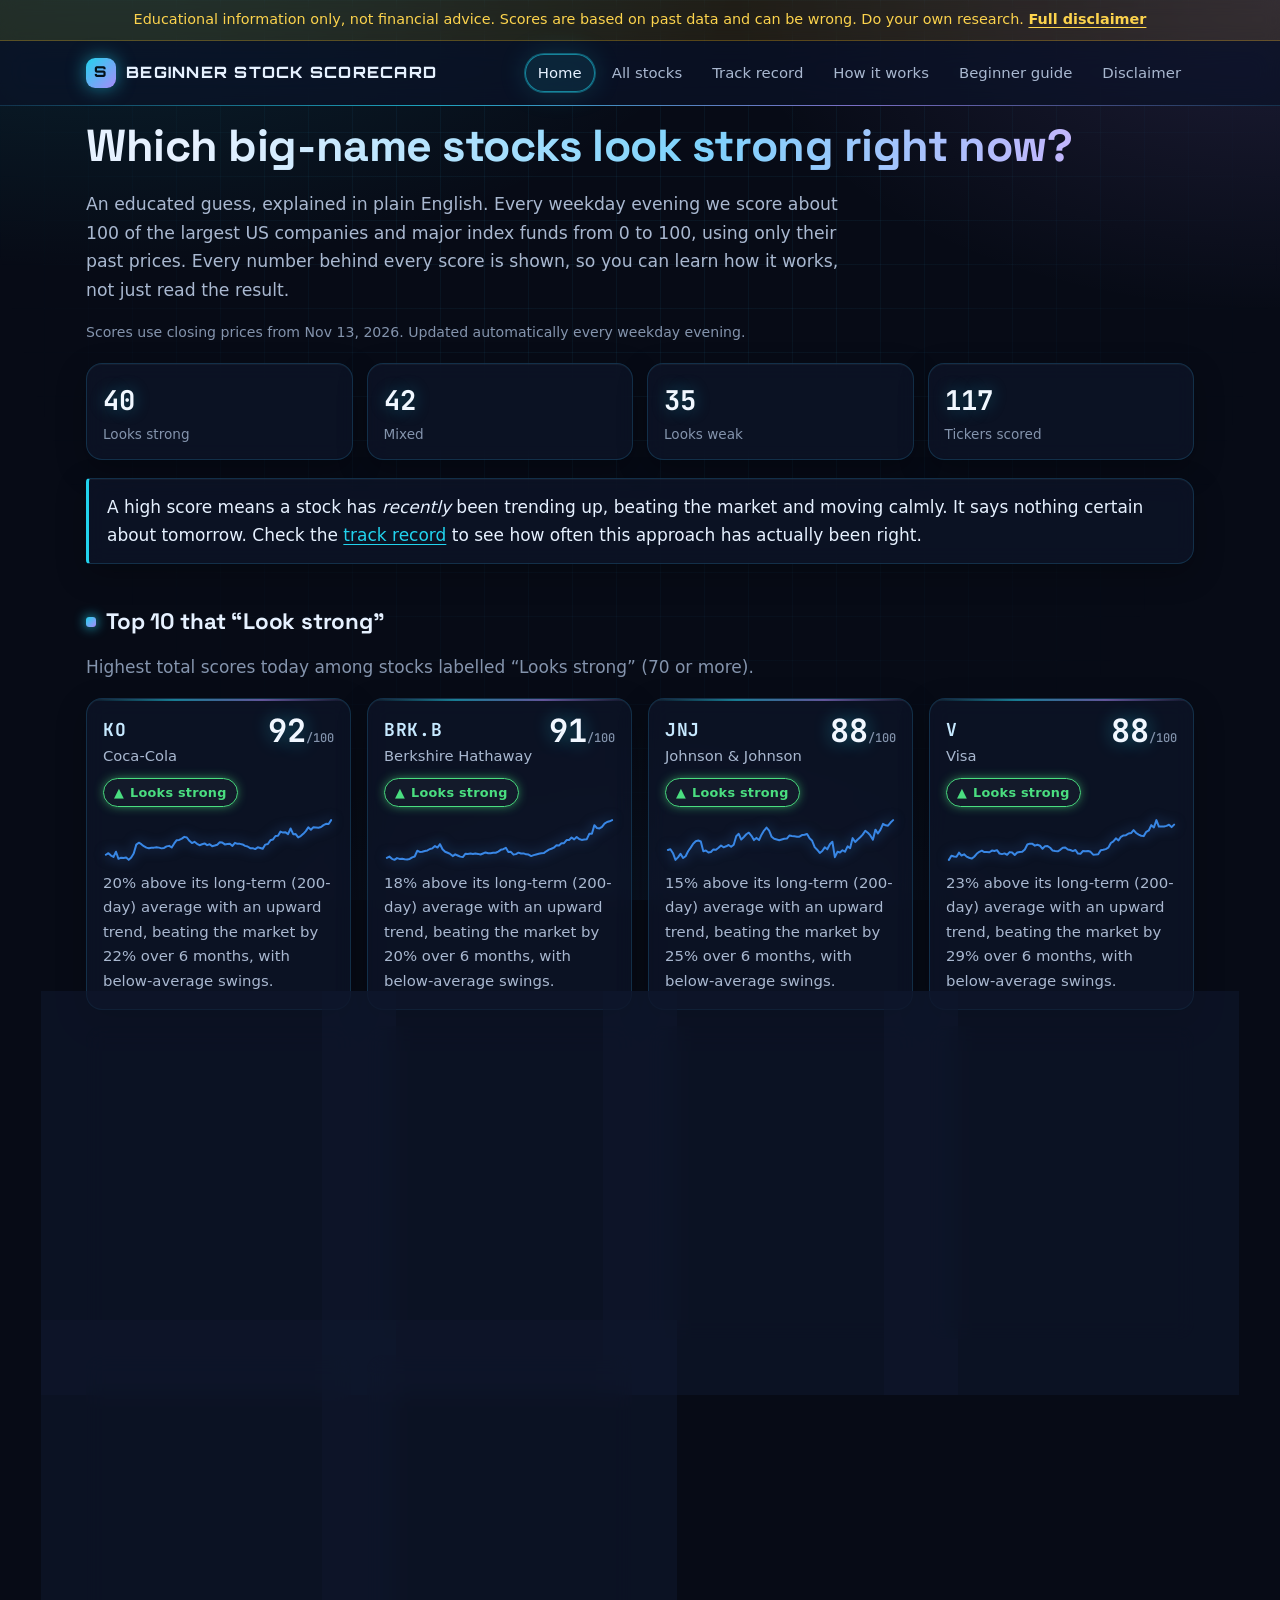
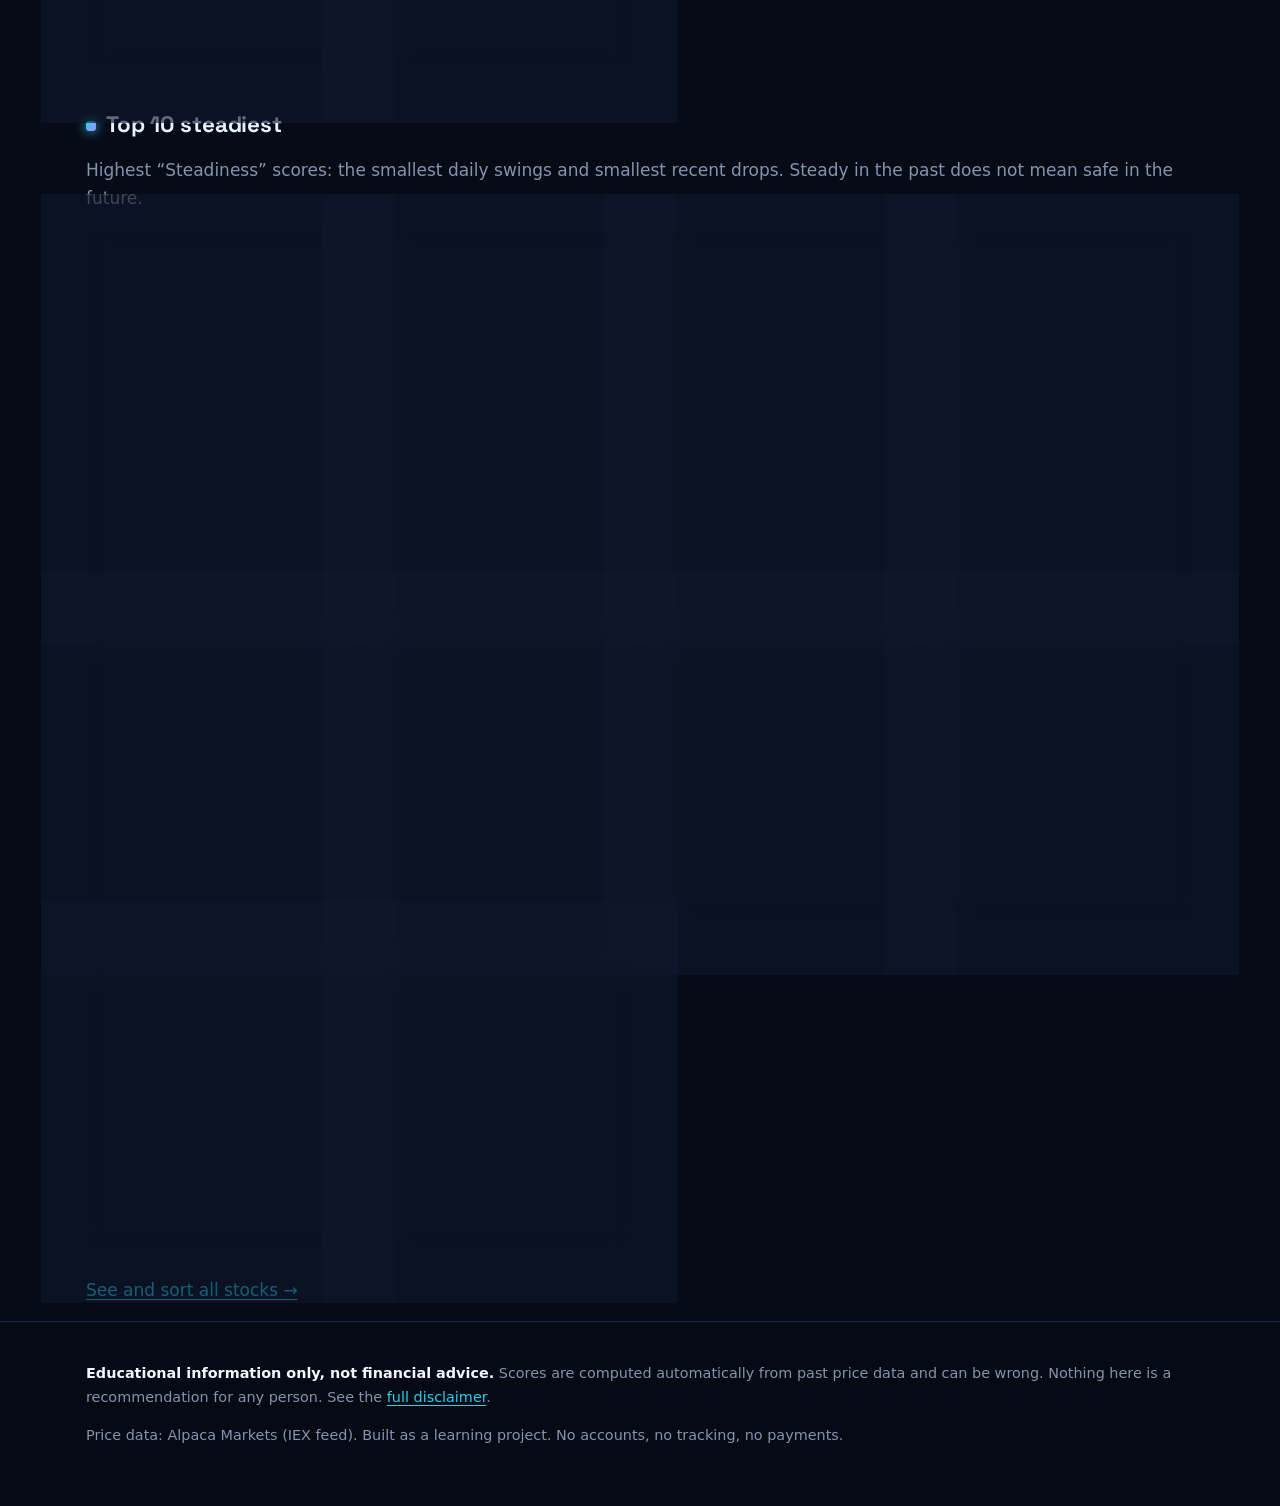
<file: site/index.html>
<!doctype html>
<html lang="en">
<head>
  <meta charset="utf-8">
  <meta name="viewport" content="width=device-width, initial-scale=1">
  <title>Beginner Stock Scorecard: an educational look at big-name stocks</title>
  <meta name="description" content="A free, transparent, educational scorecard of large US stocks and ETFs, explained in plain English for beginners.">
  <meta property="og:type" content="website">
  <meta property="og:title" content="Beginner Stock Scorecard">
  <meta property="og:description" content="Which big-name stocks look strong, mixed or weak right now, explained in plain English. Educational only, not financial advice.">
  <meta property="og:url" content="https://andrewmonas.github.io/beginner-stock-scorecard/">
  <meta name="theme-color" content="#070b16">
  <link rel="icon" href="favicon.svg" type="image/svg+xml">
  <link rel="stylesheet" href="css/style.css?v=2">
</head>
<body data-page="home">
  <div class="disclaimer-banner" role="note">Educational information only, not financial advice. Scores are based on past data and can be wrong. Do your own research. <a href="disclaimer.html">Full disclaimer</a></div>
  <header id="site-header"></header>
  <main class="wrap">
    <h1>Which big-name stocks look strong right now?</h1>
    <p class="lede">An educated guess, explained in plain English. Every weekday evening we score about 100 of the largest
      US companies and major index funds from 0 to 100, using only their past prices. Every number behind every score
      is shown, so you can learn how it works, not just read the result.</p>
    <p class="muted small" data-asof></p>

    <div class="stats" id="stats"></div>

    <div class="callout">A high score means a stock has <em>recently</em> been trending up, beating the market and moving
      calmly. It says nothing certain about tomorrow. Check the <a href="track-record.html">track record</a> to see how
      often this approach has actually been right.</div>

    <h2>Top 10 that “Look strong”</h2>
    <p class="muted">Highest total scores today among stocks labelled “Looks strong” (70 or more).</p>
    <div class="grid" id="strong"></div>

    <h2>Top 10 steadiest</h2>
    <p class="muted">Highest “Steadiness” scores: the smallest daily swings and smallest recent drops. Steady in the
      past does not mean safe in the future.</p>
    <div class="grid" id="steady"></div>

    <p style="margin-top:28px"><a href="explore.html">See and sort all stocks →</a></p>
  </main>
  <footer id="site-footer"></footer>
  <script src="js/common.js?v=2"></script>
  <script src="js/home.js?v=2"></script>
</body>
</html>
</file>
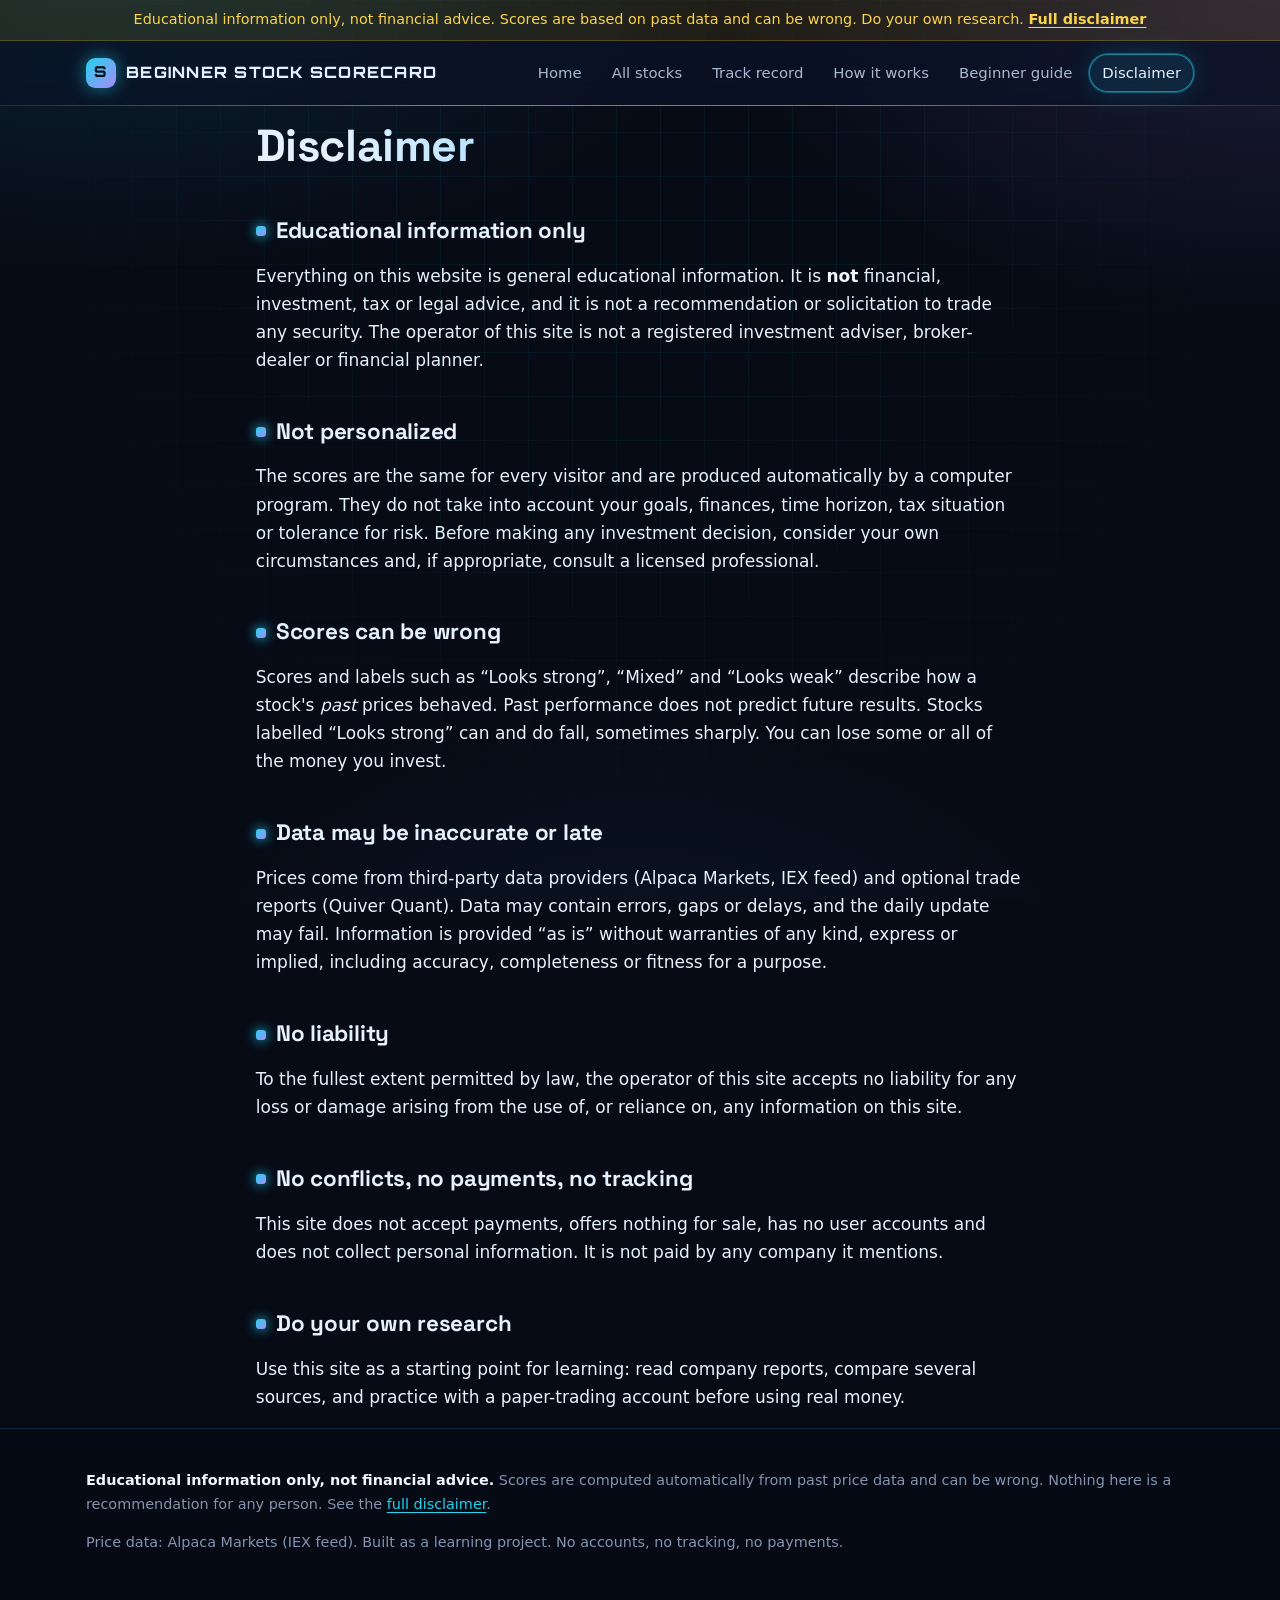
<file: site/disclaimer.html>
<!doctype html>
<html lang="en">
<head>
  <meta charset="utf-8">
  <meta name="viewport" content="width=device-width, initial-scale=1">
  <title>Disclaimer · Beginner Stock Scorecard</title>
  <meta name="description" content="Full disclaimer: this site is educational information only and not financial advice.">
  <link rel="icon" href="favicon.svg" type="image/svg+xml">
  <link rel="stylesheet" href="css/style.css?v=2">
</head>
<body data-page="disclaimer">
  <div class="disclaimer-banner" role="note">Educational information only, not financial advice. Scores are based on past data and can be wrong. Do your own research. <a href="disclaimer.html">Full disclaimer</a></div>
  <header id="site-header"></header>
  <main class="wrap prose">
    <h1>Disclaimer</h1>

    <h2>Educational information only</h2>
    <p>Everything on this website is general educational information. It is <strong>not</strong> financial, investment,
      tax or legal advice, and it is not a recommendation or solicitation to trade any security. The operator of this site
      is not a registered investment adviser, broker-dealer or financial planner.</p>

    <h2>Not personalized</h2>
    <p>The scores are the same for every visitor and are produced automatically by a computer program. They do not
      take into account your goals, finances, time horizon, tax situation or tolerance for risk. Before making any
      investment decision, consider your own circumstances and, if appropriate, consult a licensed professional.</p>

    <h2>Scores can be wrong</h2>
    <p>Scores and labels such as “Looks strong”, “Mixed” and “Looks weak” describe how a stock's <em>past</em> prices
      behaved. Past performance does not predict future results. Stocks labelled “Looks strong” can and do fall,
      sometimes sharply. You can lose some or all of the money you invest.</p>

    <h2>Data may be inaccurate or late</h2>
    <p>Prices come from third-party data providers (Alpaca Markets, IEX feed) and optional trade reports (Quiver Quant).
      Data may contain errors, gaps or delays, and the daily update may fail. Information is provided “as is”
      without warranties of any kind, express or implied, including accuracy, completeness or fitness for a purpose.</p>

    <h2>No liability</h2>
    <p>To the fullest extent permitted by law, the operator of this site accepts no liability for any loss or damage
      arising from the use of, or reliance on, any information on this site.</p>

    <h2>No conflicts, no payments, no tracking</h2>
    <p>This site does not accept payments, offers nothing for sale, has no user accounts and does not collect personal
      information. It is not paid by any company it mentions.</p>

    <h2>Do your own research</h2>
    <p>Use this site as a starting point for learning: read company reports, compare several sources, and practice with
      a paper-trading account before using real money.</p>
  </main>
  <footer id="site-footer"></footer>
  <script src="js/common.js?v=2"></script>
</body>
</html>
</file>
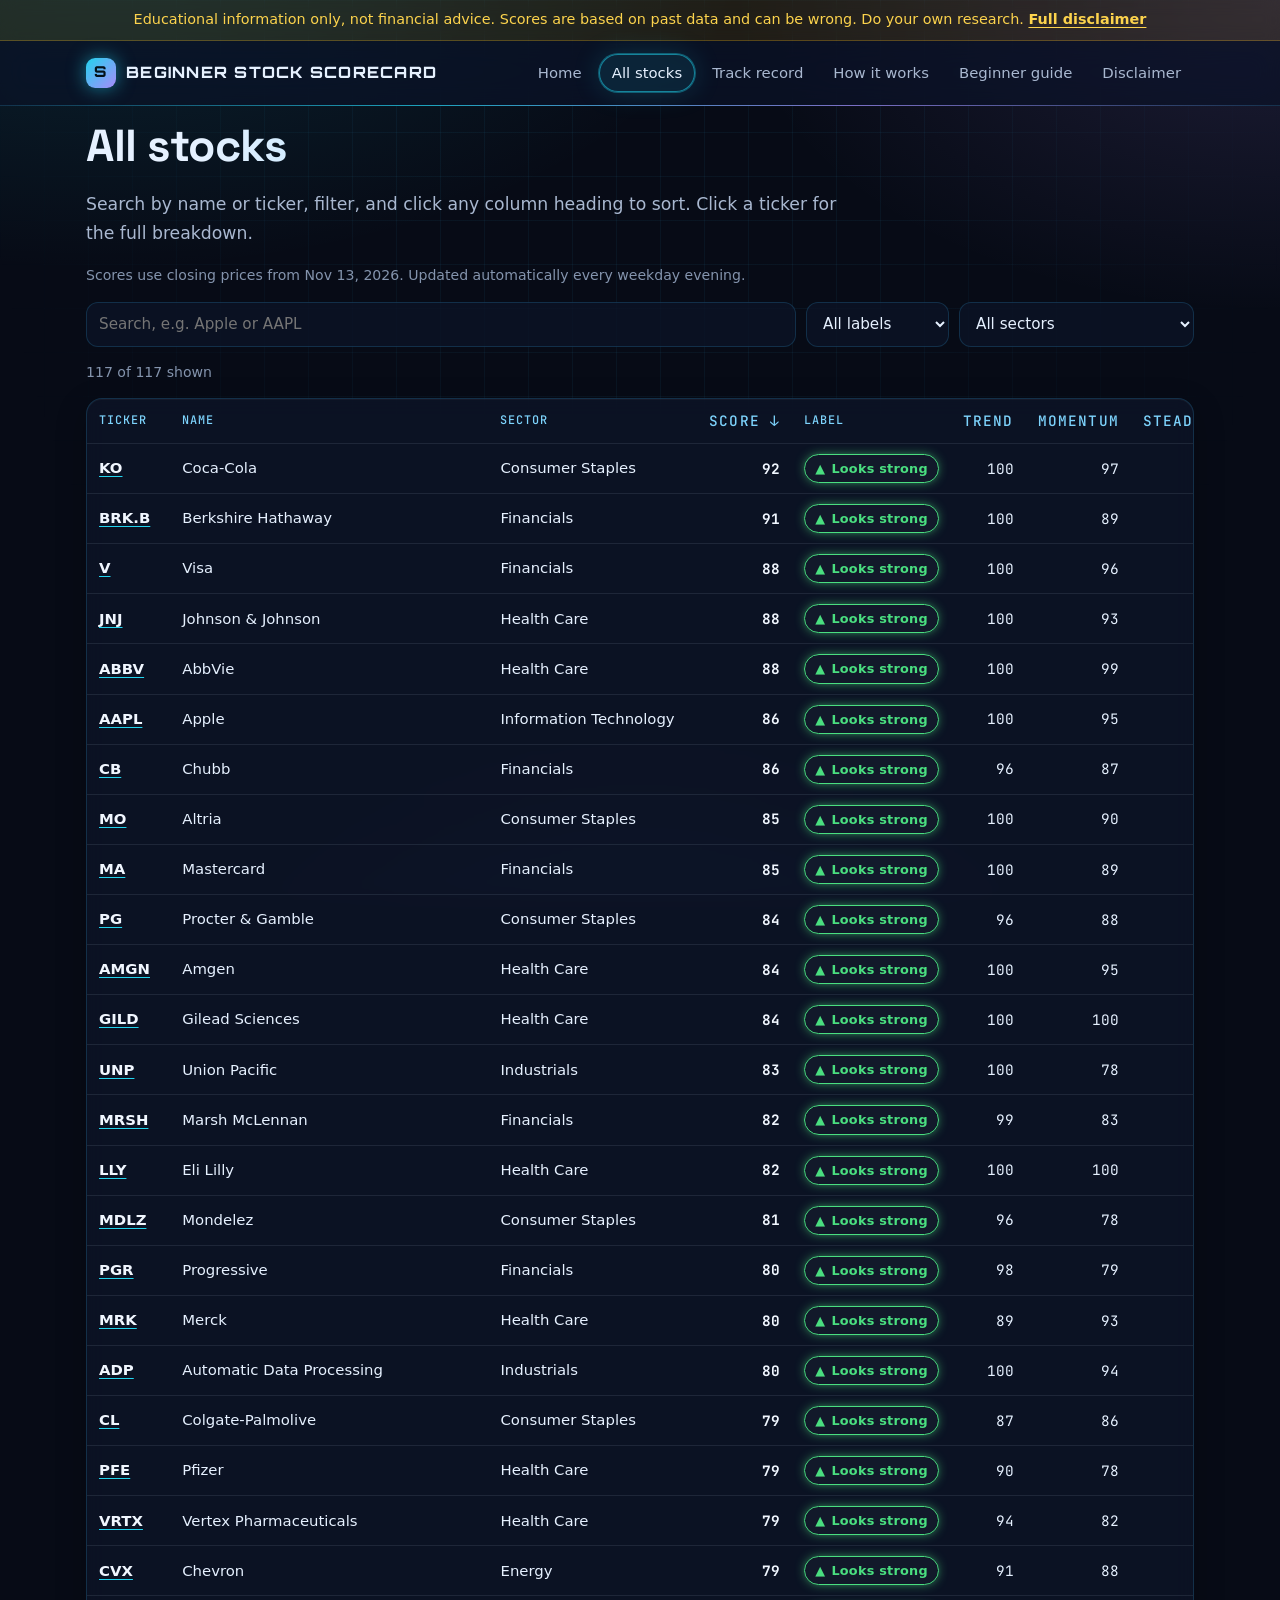
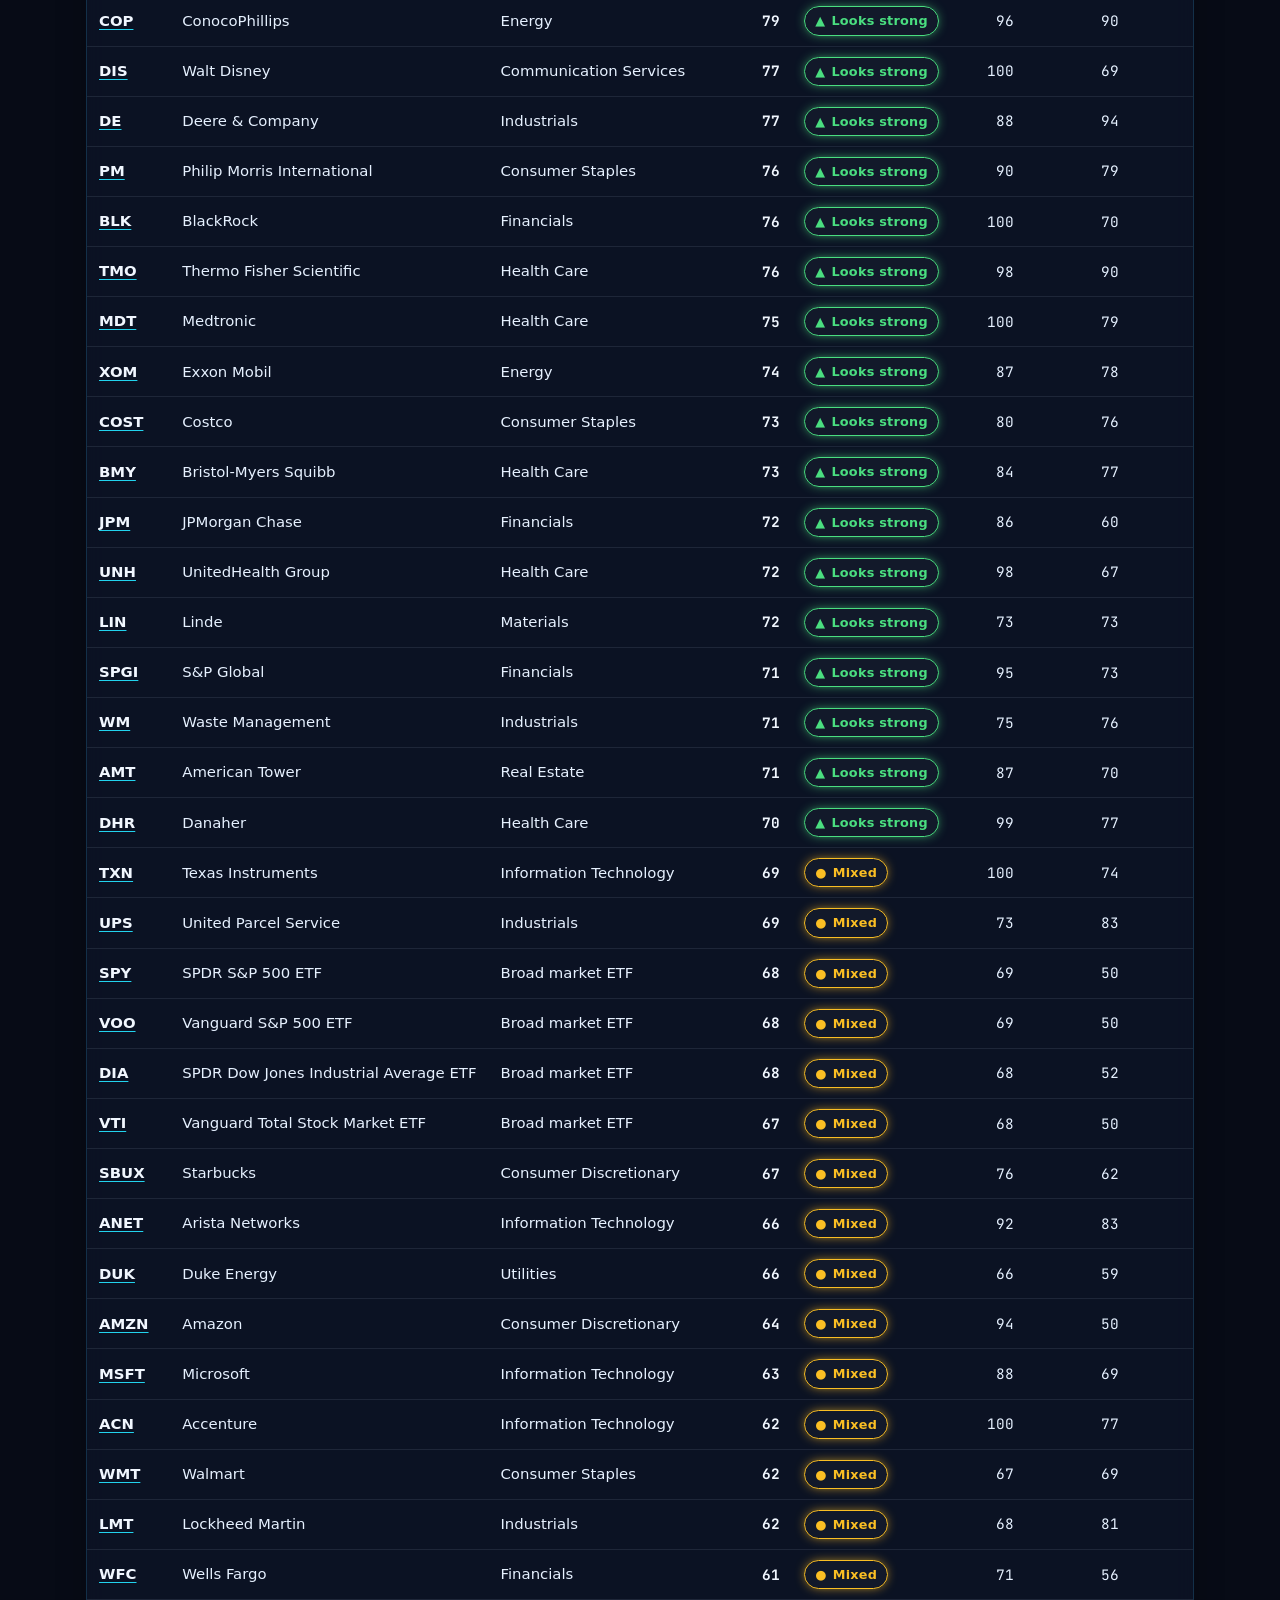
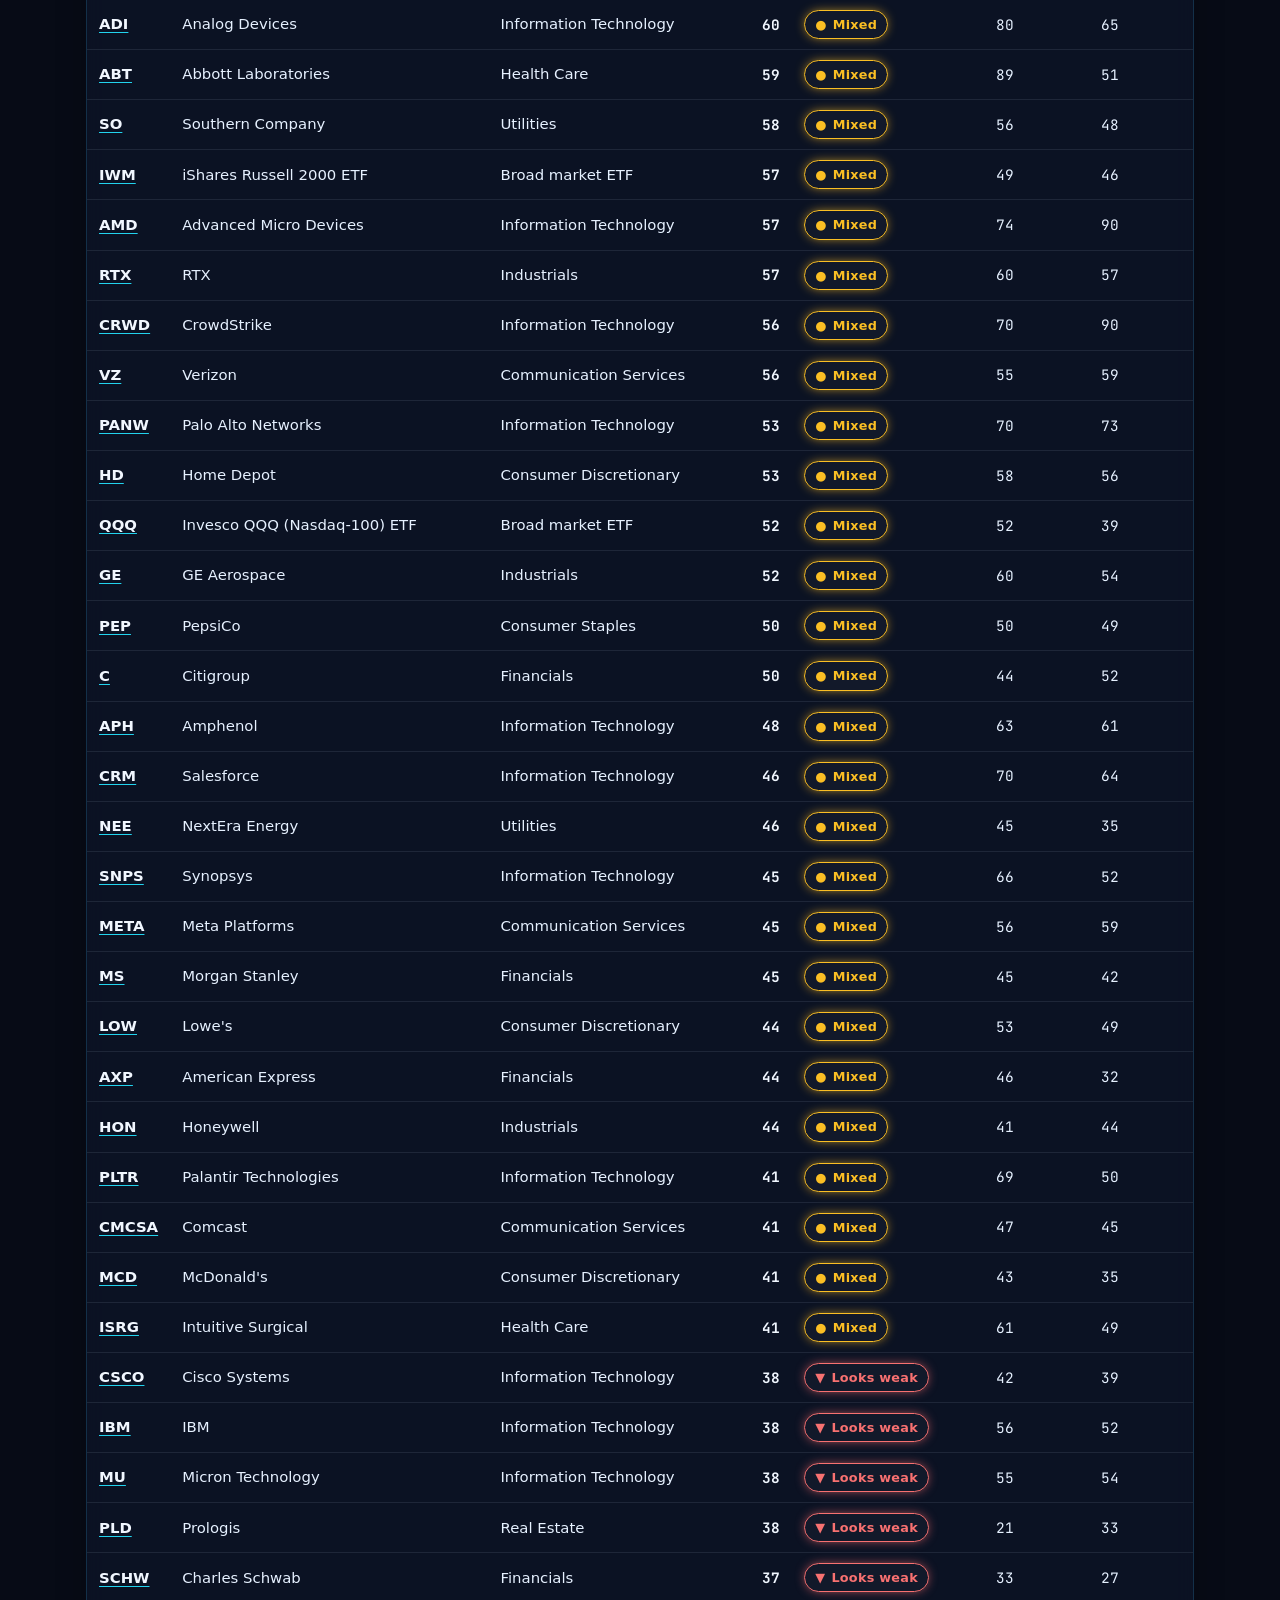
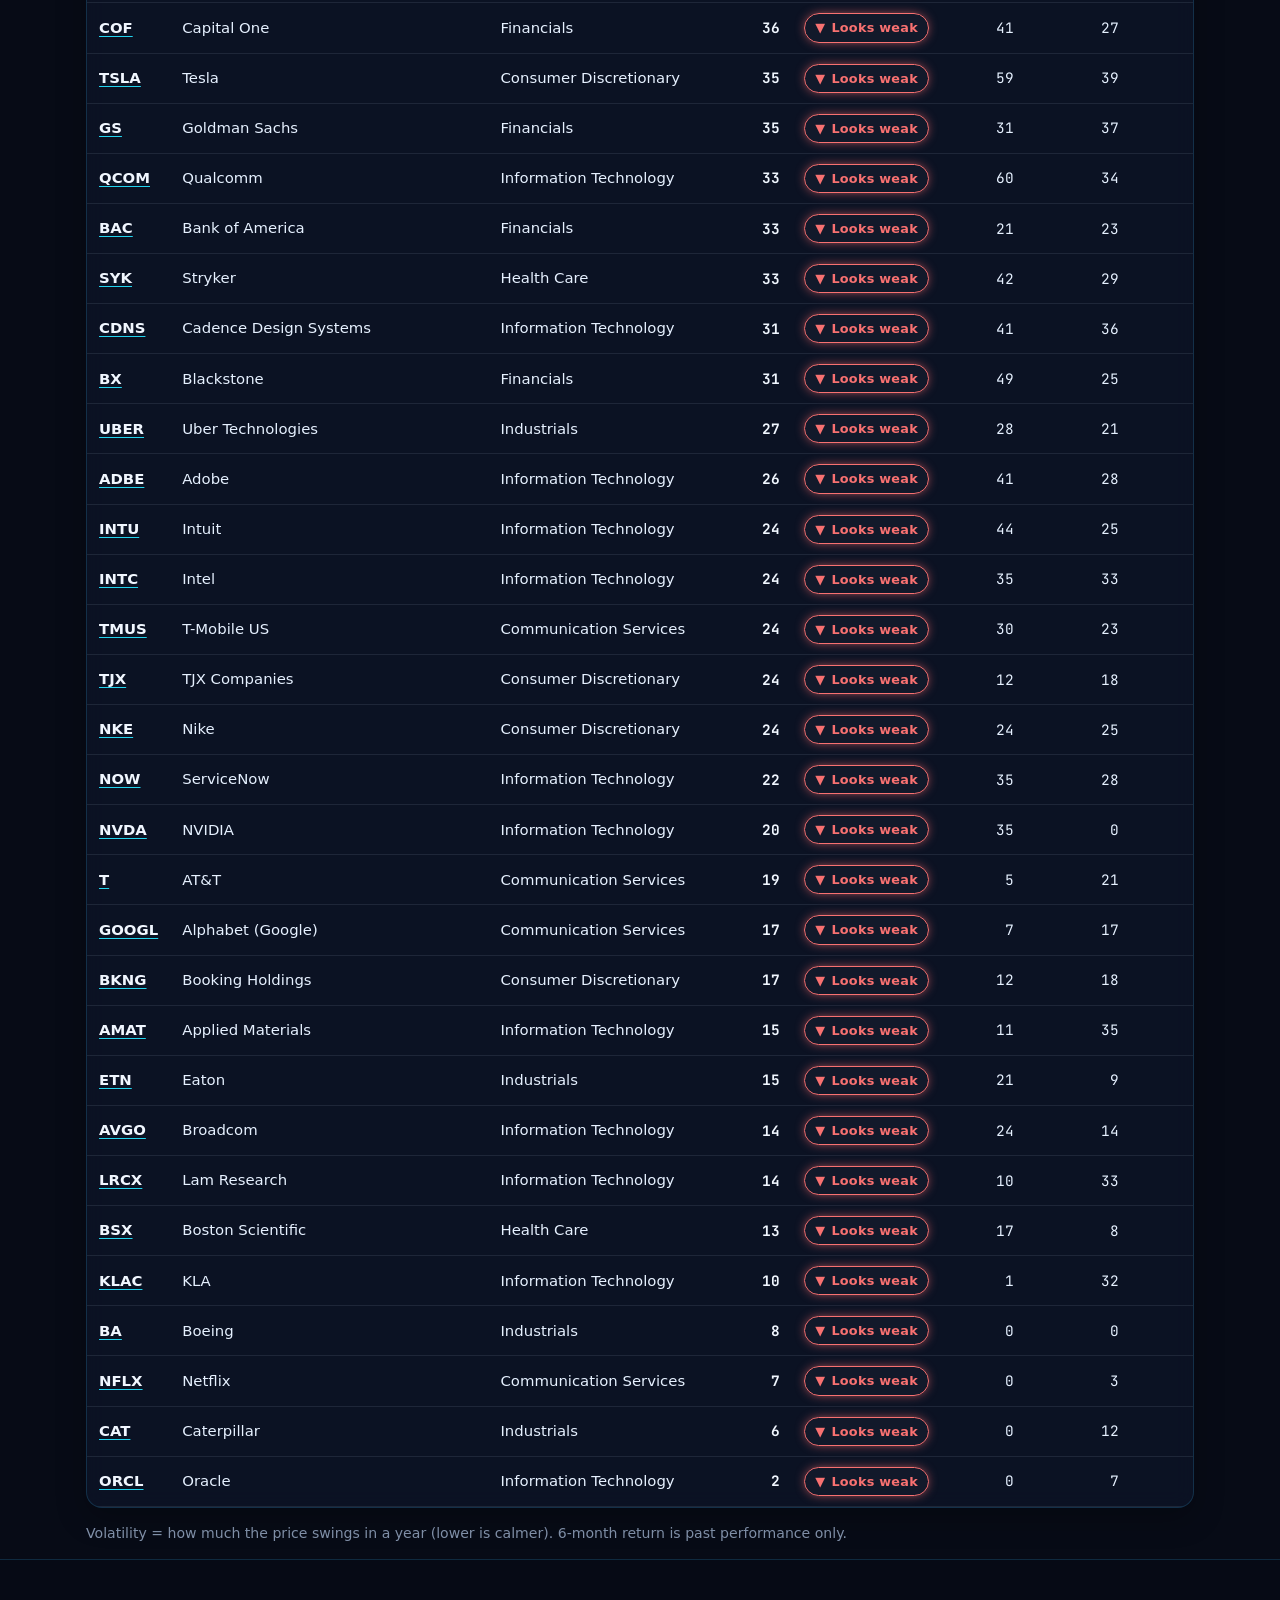
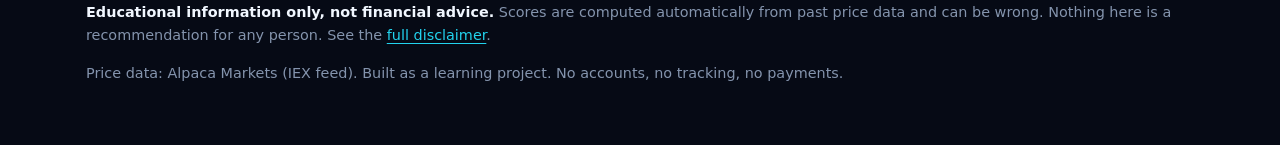
<file: site/explore.html>
<!doctype html>
<html lang="en">
<head>
  <meta charset="utf-8">
  <meta name="viewport" content="width=device-width, initial-scale=1">
  <title>All stocks · Beginner Stock Scorecard</title>
  <meta name="description" content="Search, filter and sort every scored stock and ETF by score, label, sector and volatility.">
  <link rel="icon" href="favicon.svg" type="image/svg+xml">
  <link rel="stylesheet" href="css/style.css?v=2">
</head>
<body data-page="explore">
  <div class="disclaimer-banner" role="note">Educational information only, not financial advice. Scores are based on past data and can be wrong. Do your own research. <a href="disclaimer.html">Full disclaimer</a></div>
  <header id="site-header"></header>
  <main class="wrap">
    <h1>All stocks</h1>
    <p class="lede">Search by name or ticker, filter, and click any column heading to sort. Click a ticker for the full breakdown.</p>
    <p class="muted small" data-asof></p>
    <div class="controls">
      <input id="q" type="search" placeholder="Search, e.g. Apple or AAPL" aria-label="Search stocks">
      <select id="label" aria-label="Filter by label">
        <option value="">All labels</option><option>Looks strong</option><option>Mixed</option><option>Looks weak</option>
      </select>
      <select id="sector" aria-label="Filter by sector"><option value="">All sectors</option></select>
    </div>
    <p class="muted small" id="count"></p>
    <div class="table-wrap">
      <table>
        <thead><tr id="head"></tr></thead>
        <tbody id="rows"><tr><td>Loading…</td></tr></tbody>
      </table>
    </div>
    <p class="small muted">Volatility = how much the price swings in a year (lower is calmer). 6-month return is past
      performance only.</p>
  </main>
  <footer id="site-footer"></footer>
  <script src="js/common.js?v=2"></script>
  <script src="js/explore.js?v=2"></script>
</body>
</html>
</file>
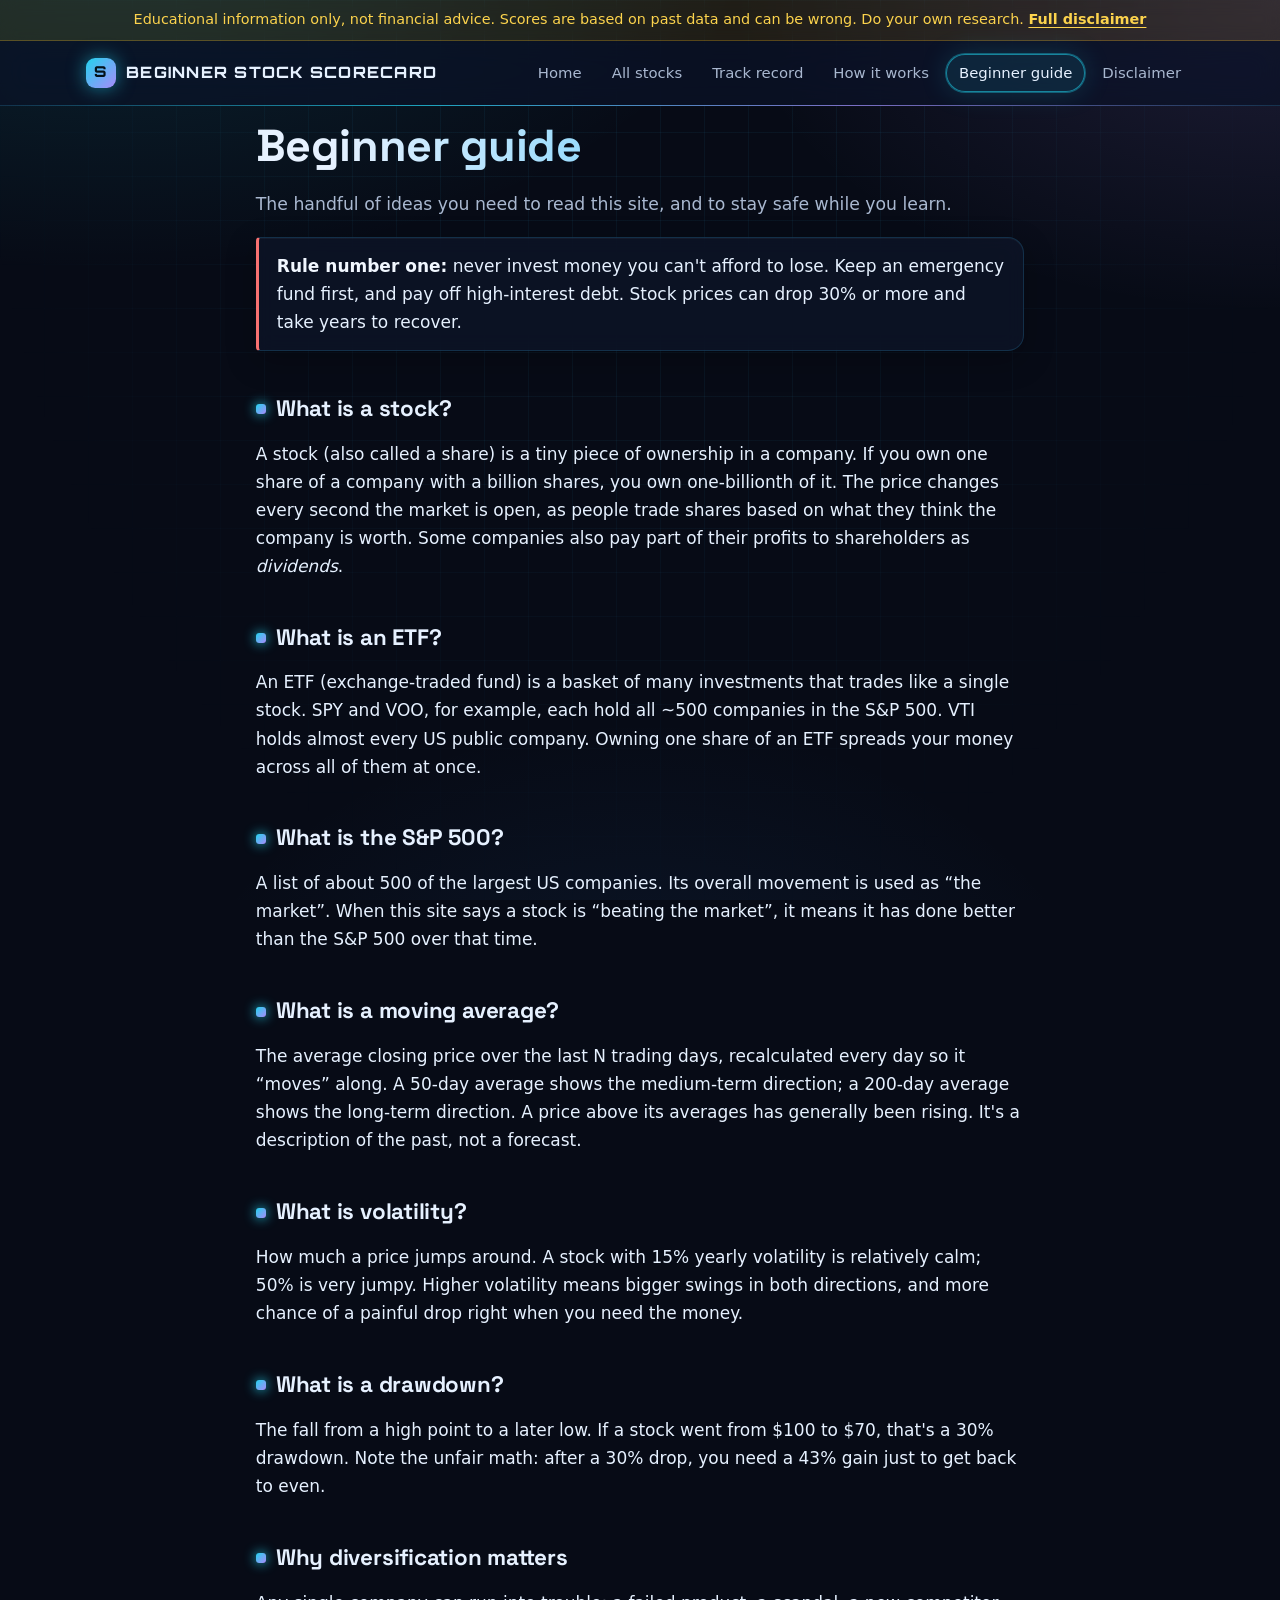
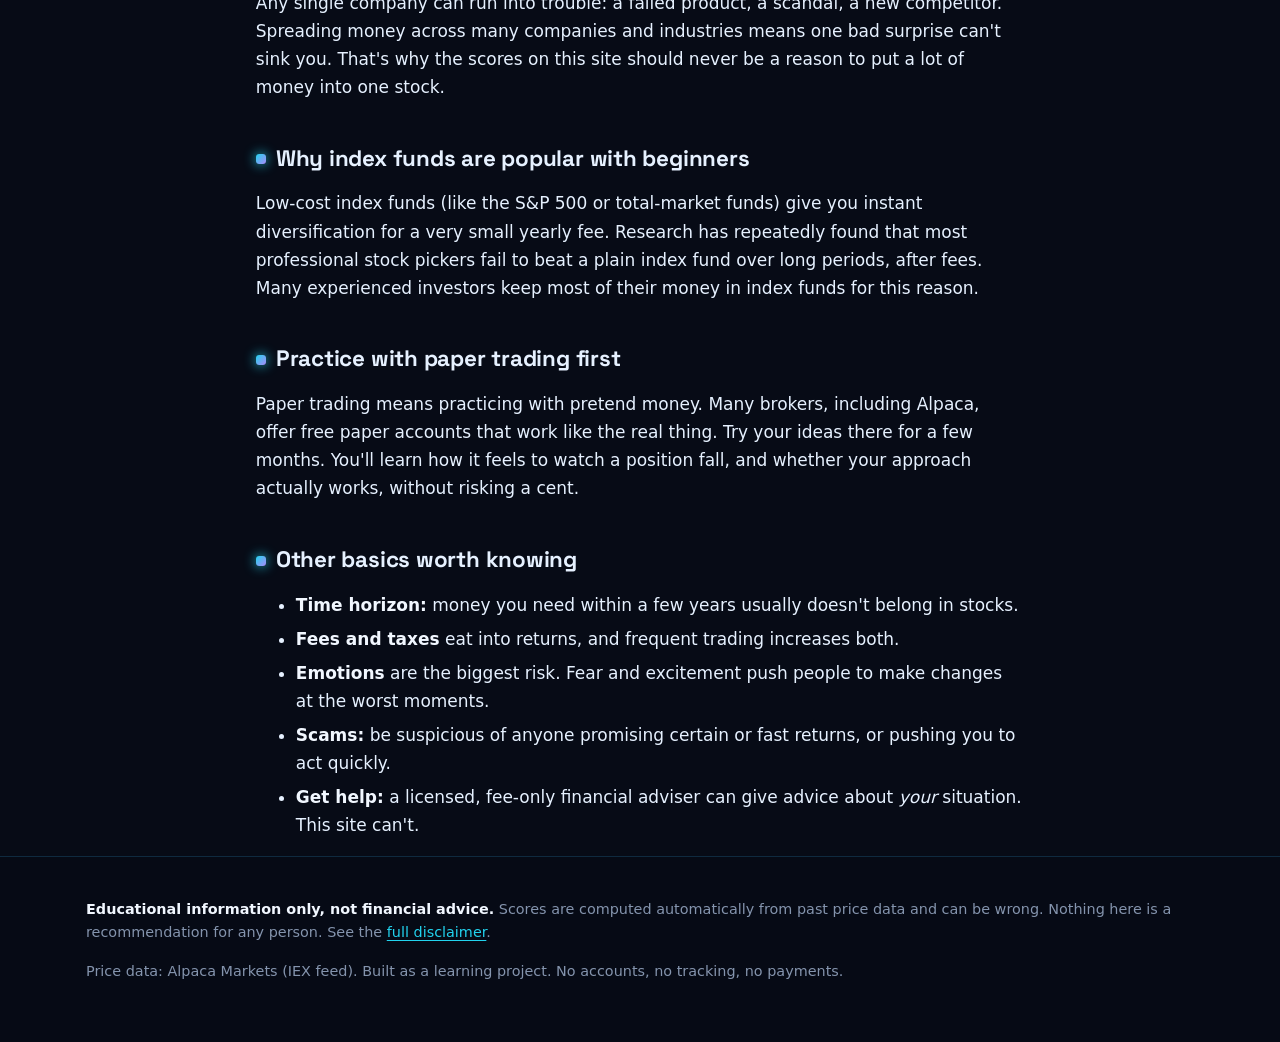
<file: site/guide.html>
<!doctype html>
<html lang="en">
<head>
  <meta charset="utf-8">
  <meta name="viewport" content="width=device-width, initial-scale=1">
  <title>Beginner guide · Beginner Stock Scorecard</title>
  <meta name="description" content="Plain-English basics: stocks, ETFs, moving averages, volatility, diversification, index funds and paper trading.">
  <link rel="icon" href="favicon.svg" type="image/svg+xml">
  <link rel="stylesheet" href="css/style.css?v=2">
</head>
<body data-page="guide">
  <div class="disclaimer-banner" role="note">Educational information only, not financial advice. Scores are based on past data and can be wrong. Do your own research. <a href="disclaimer.html">Full disclaimer</a></div>
  <header id="site-header"></header>
  <main class="wrap prose">
    <h1>Beginner guide</h1>
    <p class="lede">The handful of ideas you need to read this site, and to stay safe while you learn.</p>

    <div class="callout warn"><strong>Rule number one:</strong> never invest money you can't afford to lose. Keep an
      emergency fund first, and pay off high-interest debt. Stock prices can drop 30% or more and take years to recover.</div>

    <h2>What is a stock?</h2>
    <p>A stock (also called a share) is a tiny piece of ownership in a company. If you own one share of a company with a
      billion shares, you own one-billionth of it. The price changes every second the market is open, as people trade
      shares based on what they think the company is worth. Some companies also pay part of their profits to
      shareholders as <em>dividends</em>.</p>

    <h2>What is an ETF?</h2>
    <p>An ETF (exchange-traded fund) is a basket of many investments that trades like a single stock. SPY and VOO, for
      example, each hold all ~500 companies in the S&amp;P 500. VTI holds almost every US public company. Owning one share
      of an ETF spreads your money across all of them at once.</p>

    <h2>What is the S&amp;P 500?</h2>
    <p>A list of about 500 of the largest US companies. Its overall movement is used as “the market”. When this site says a
      stock is “beating the market”, it means it has done better than the S&amp;P 500 over that time.</p>

    <h2>What is a moving average?</h2>
    <p>The average closing price over the last N trading days, recalculated every day so it “moves” along. A 50-day
      average shows the medium-term direction; a 200-day average shows the long-term direction. A price above its
      averages has generally been rising. It's a description of the past, not a forecast.</p>

    <h2>What is volatility?</h2>
    <p>How much a price jumps around. A stock with 15% yearly volatility is relatively calm; 50% is very jumpy. Higher
      volatility means bigger swings in both directions, and more chance of a painful drop right when you need the money.</p>

    <h2>What is a drawdown?</h2>
    <p>The fall from a high point to a later low. If a stock went from $100 to $70, that's a 30% drawdown. Note the
      unfair math: after a 30% drop, you need a 43% gain just to get back to even.</p>

    <h2>Why diversification matters</h2>
    <p>Any single company can run into trouble: a failed product, a scandal, a new competitor. Spreading money across
      many companies and industries means one bad surprise can't sink you. That's why the scores on this site should
      never be a reason to put a lot of money into one stock.</p>

    <h2>Why index funds are popular with beginners</h2>
    <p>Low-cost index funds (like the S&amp;P 500 or total-market funds) give you instant diversification for a very small
      yearly fee. Research has repeatedly found that most professional stock pickers fail to beat a plain index fund over
      long periods, after fees. Many experienced investors keep most of their money in index funds for this reason.</p>

    <h2>Practice with paper trading first</h2>
    <p>Paper trading means practicing with pretend money. Many brokers, including Alpaca, offer free paper accounts that
      work like the real thing. Try your ideas there for a few months. You'll learn how it feels to watch a position fall,
      and whether your approach actually works, without risking a cent.</p>

    <h2>Other basics worth knowing</h2>
    <ul>
      <li><strong>Time horizon:</strong> money you need within a few years usually doesn't belong in stocks.</li>
      <li><strong>Fees and taxes</strong> eat into returns, and frequent trading increases both.</li>
      <li><strong>Emotions</strong> are the biggest risk. Fear and excitement push people to make changes at the worst moments.</li>
      <li><strong>Scams:</strong> be suspicious of anyone promising certain or fast returns, or pushing you to act quickly.</li>
      <li><strong>Get help:</strong> a licensed, fee-only financial adviser can give advice about <em>your</em> situation. This site can't.</li>
    </ul>
  </main>
  <footer id="site-footer"></footer>
  <script src="js/common.js?v=2"></script>
</body>
</html>
</file>
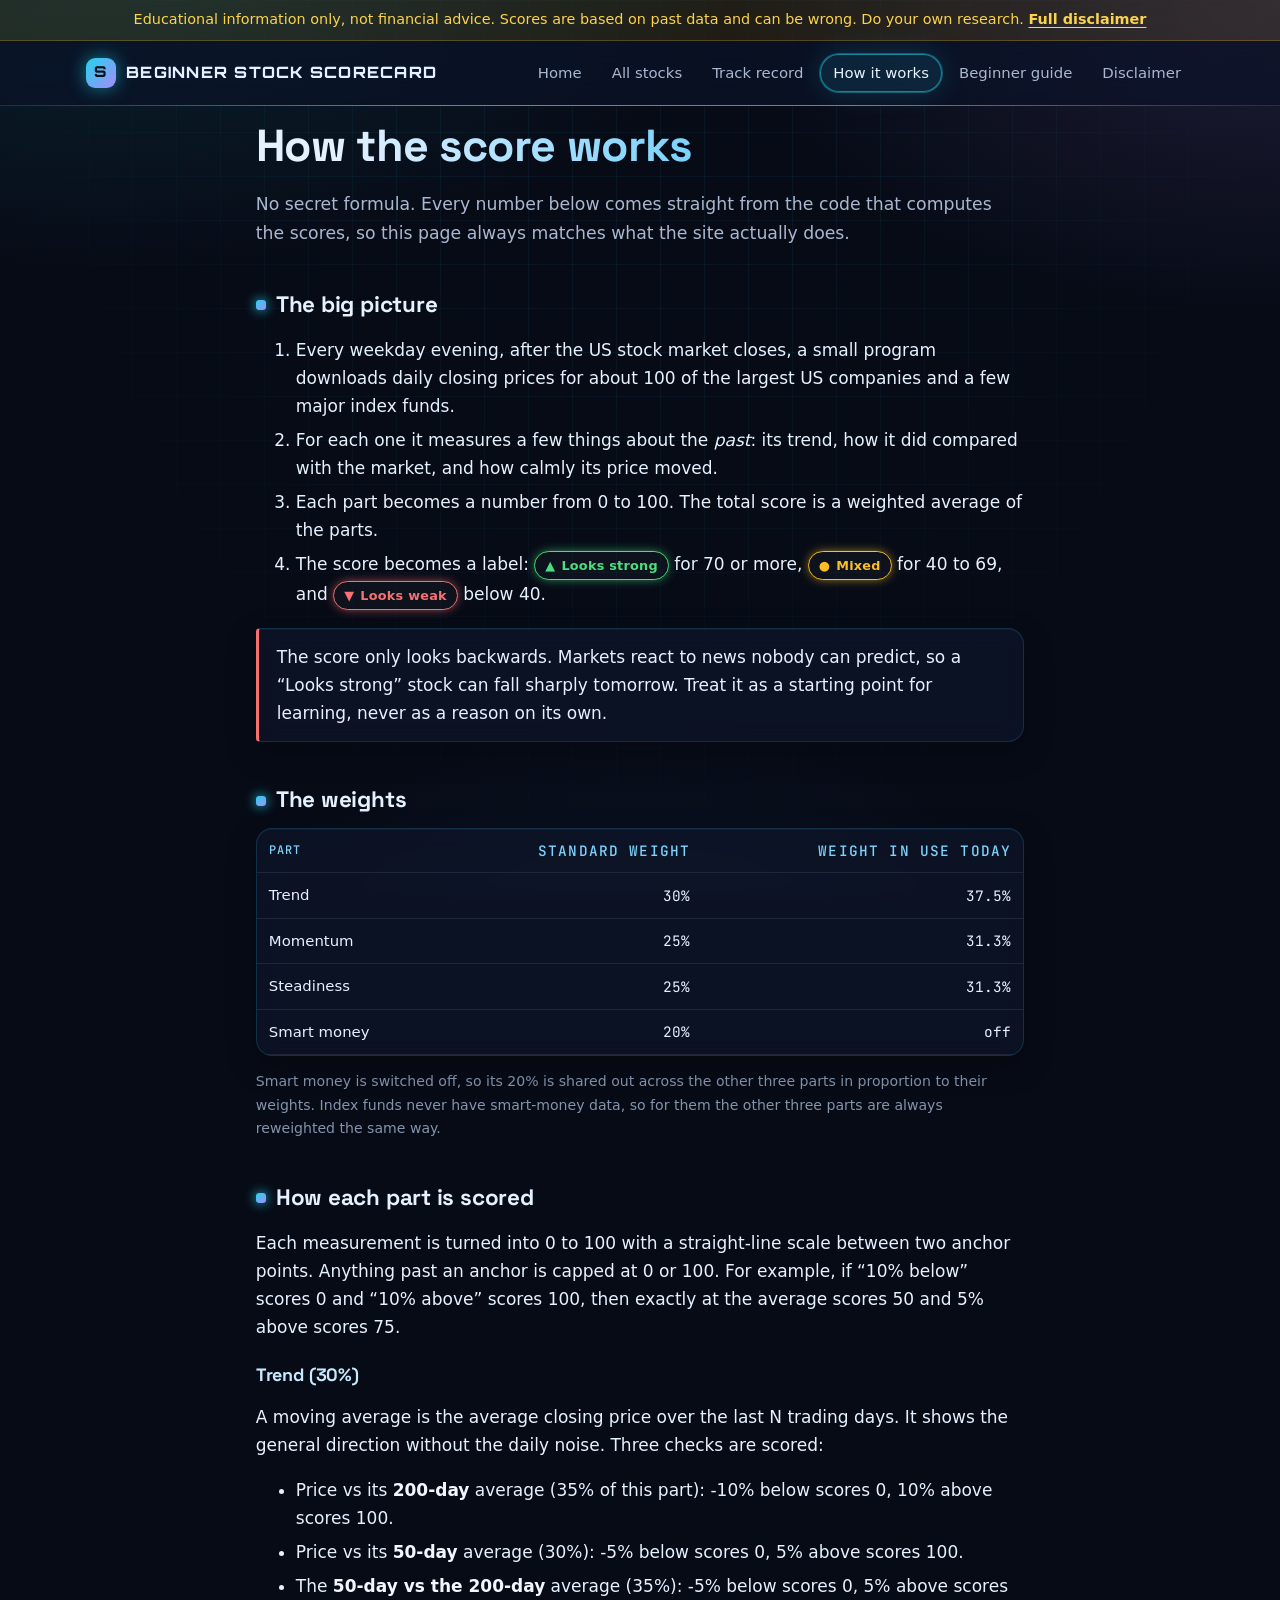
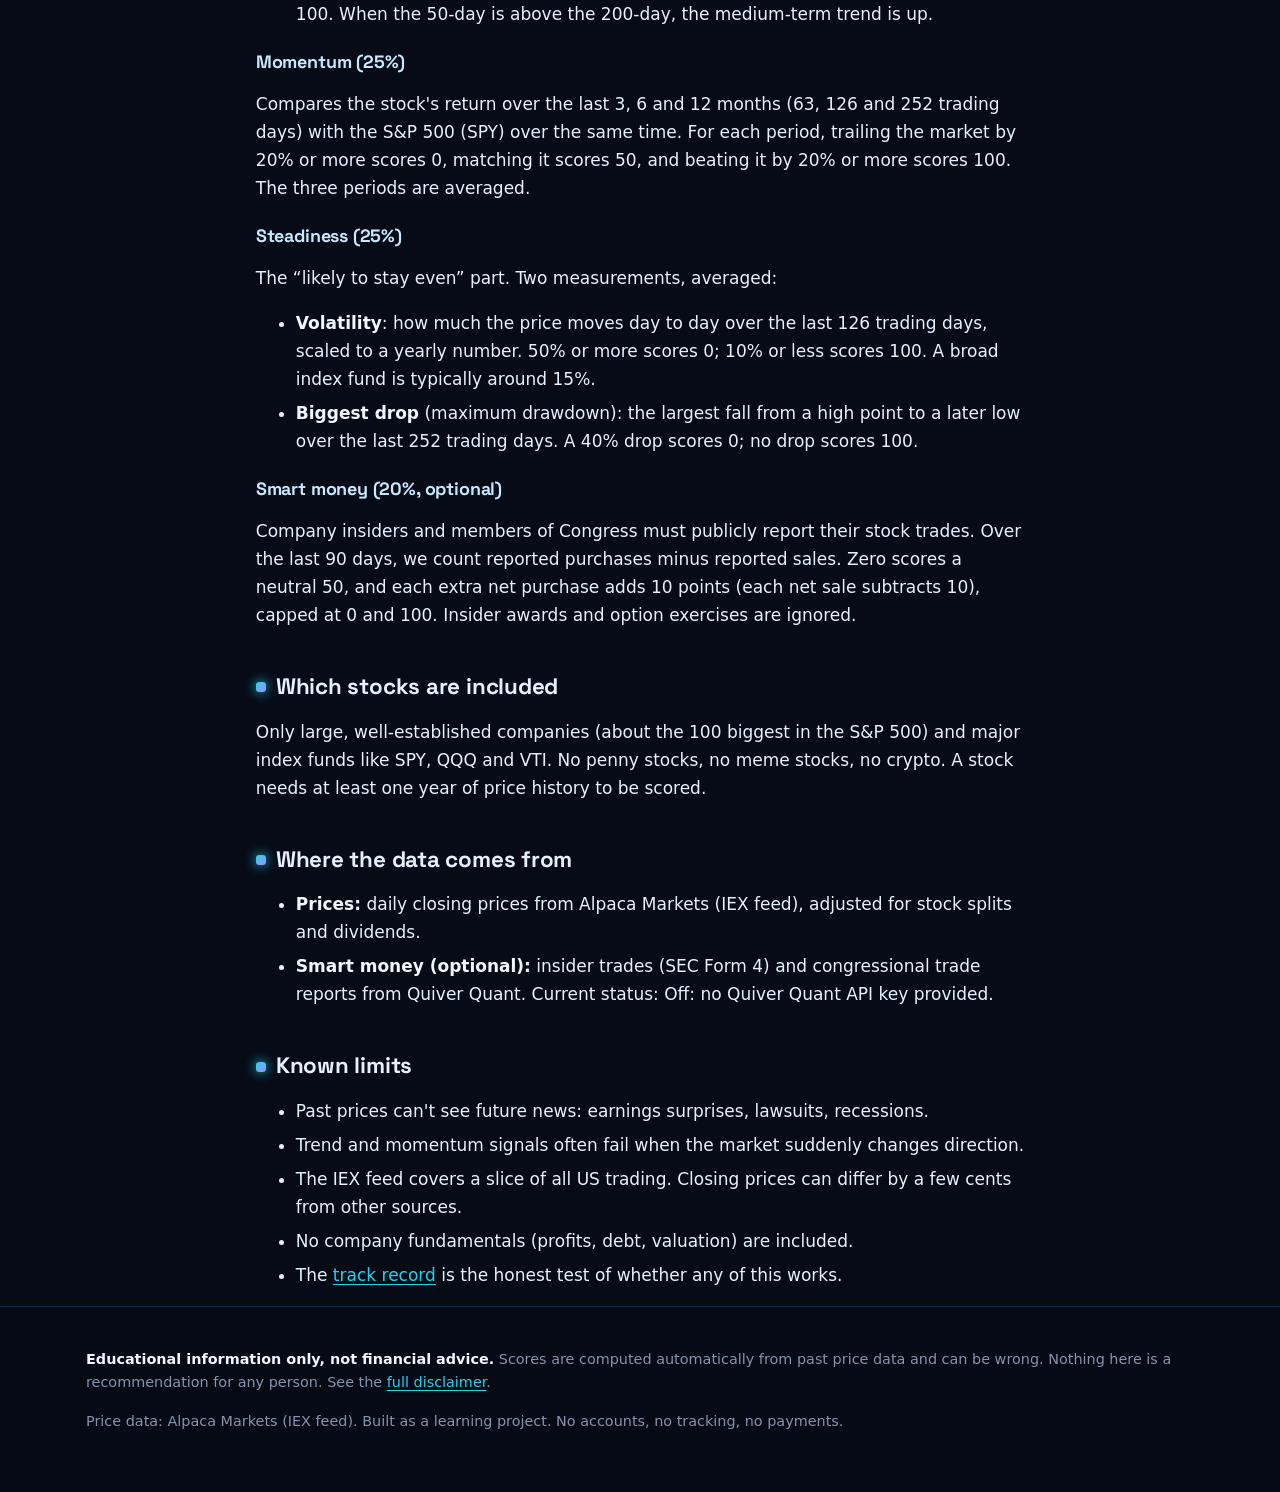
<file: site/how-it-works.html>
<!doctype html>
<html lang="en">
<head>
  <meta charset="utf-8">
  <meta name="viewport" content="width=device-width, initial-scale=1">
  <title>How it works · Beginner Stock Scorecard</title>
  <meta name="description" content="The complete scoring method, in plain language, with every weight and threshold.">
  <link rel="icon" href="favicon.svg" type="image/svg+xml">
  <link rel="stylesheet" href="css/style.css?v=2">
</head>
<body data-page="how">
  <div class="disclaimer-banner" role="note">Educational information only, not financial advice. Scores are based on past data and can be wrong. Do your own research. <a href="disclaimer.html">Full disclaimer</a></div>
  <header id="site-header"></header>
  <main class="wrap prose">
    <h1>How the score works</h1>
    <p class="lede">No secret formula. Every number below comes straight from the code that computes the scores, so this
      page always matches what the site actually does.</p>

    <h2>The big picture</h2>
    <ol>
      <li>Every weekday evening, after the US stock market closes, a small program downloads daily closing prices
        for about 100 of the largest US companies and a few major index funds.</li>
      <li>For each one it measures a few things about the <em>past</em>: its trend, how it did compared with the
        market, and how calmly its price moved.</li>
      <li>Each part becomes a number from 0 to 100. The total score is a weighted average of the parts.</li>
      <li>The score becomes a label: <span id="labels"></span>.</li>
    </ol>
    <div class="callout warn">The score only looks backwards. Markets react to news nobody can predict, so a “Looks
      strong” stock can fall sharply tomorrow. Treat it as a starting point for learning, never as a reason on its own.</div>

    <h2>The weights</h2>
    <div id="weights"></div>

    <h2>How each part is scored</h2>
    <p>Each measurement is turned into 0 to 100 with a straight-line scale between two anchor points. Anything past an
      anchor is capped at 0 or 100. For example, if “10% below” scores 0 and “10% above” scores 100, then exactly
      at the average scores 50 and 5% above scores 75.</p>
    <div id="parts"></div>

    <h2>Which stocks are included</h2>
    <p>Only large, well-established companies (about the 100 biggest in the S&amp;P 500) and major index funds like
      SPY, QQQ and VTI. No penny stocks, no meme stocks, no crypto. A stock needs at least one year of price history
      to be scored.</p>

    <h2>Where the data comes from</h2>
    <ul>
      <li><strong>Prices:</strong> daily closing prices from Alpaca Markets (IEX feed), adjusted for stock splits and dividends.</li>
      <li><strong>Smart money (optional):</strong> insider trades (SEC Form 4) and congressional trade reports from Quiver
        Quant. <span id="smart-status"></span></li>
    </ul>

    <h2>Known limits</h2>
    <ul>
      <li>Past prices can't see future news: earnings surprises, lawsuits, recessions.</li>
      <li>Trend and momentum signals often fail when the market suddenly changes direction.</li>
      <li>The IEX feed covers a slice of all US trading. Closing prices can differ by a few cents from other sources.</li>
      <li>No company fundamentals (profits, debt, valuation) are included.</li>
      <li>The <a href="track-record.html">track record</a> is the honest test of whether any of this works.</li>
    </ul>
  </main>
  <footer id="site-footer"></footer>
  <script src="js/common.js?v=2"></script>
  <script src="js/how.js?v=2"></script>
</body>
</html>
</file>
<file: site/css/style.css>
/* Futuristic theme: dark glass, neon edges. Data colors stay on the validated palette. */
@import url("https://fonts.googleapis.com/css2?family=Orbitron:wght@600;800&family=Space+Grotesk:wght@500;700&family=JetBrains+Mono:wght@500;700&display=swap");

:root {
  color-scheme: dark;
  --page: #070b16;
  --surface: rgba(12, 19, 38, 0.72);
  --card: rgba(15, 23, 44, 0.62);
  --card-solid: #0f172c;
  --ink: #e6f1ff;
  --ink-2: #a9b8d0;
  --muted: #8494ad;
  --grid: rgba(148, 163, 184, 0.14);
  --axis: rgba(148, 163, 184, 0.32);
  --border: rgba(56, 189, 248, 0.18);
  --border-strong: rgba(34, 211, 238, 0.55);
  --accent: #22d3ee;      /* neon cyan: links, focus, decoration */
  --accent-2: #a78bfa;    /* neon violet: decoration */
  --glow: 0 0 0 1px rgba(34, 211, 238, 0.35), 0 0 28px rgba(34, 211, 238, 0.18);
  /* chart series: validated dark-mode palette steps */
  --s1: #3987e5;   /* price / main series */
  --s2: #d95926;   /* 50-day average */
  --s3: #199e70;   /* 200-day average */
  --good: #0ca30c; --good-ink: #4ade80;
  --warn: #fab219; --warn-ink: #fbbf24;
  --bad: #d03b3b;  --bad-ink: #f87171;
  --banner-bg: rgba(251, 191, 36, 0.10); --banner-ink: #fcd34d;
  --radius: 16px;
  --font-body: system-ui, -apple-system, "Segoe UI", Roboto, sans-serif;
  --font-head: "Space Grotesk", var(--font-body);
  --font-brand: "Orbitron", var(--font-head);
  --font-num: "JetBrains Mono", ui-monospace, "Cascadia Mono", Consolas, monospace;
  font-family: var(--font-body);
}

* { box-sizing: border-box; }
html { -webkit-text-size-adjust: 100%; }
body {
  margin: 0; color: var(--ink); line-height: 1.65; font-size: 17px; min-height: 100vh;
  background:
    radial-gradient(1100px 600px at 8% -10%, rgba(34, 211, 238, 0.14), transparent 60%),
    radial-gradient(900px 520px at 100% 0%, rgba(167, 139, 250, 0.14), transparent 60%),
    radial-gradient(800px 600px at 50% 120%, rgba(57, 135, 229, 0.10), transparent 60%),
    var(--page);
  background-attachment: fixed;
}
/* faint holographic grid */
body::before {
  content: ""; position: fixed; inset: 0; pointer-events: none; z-index: -1;
  background-image:
    linear-gradient(rgba(56, 189, 248, 0.06) 1px, transparent 1px),
    linear-gradient(90deg, rgba(56, 189, 248, 0.06) 1px, transparent 1px);
  background-size: 44px 44px;
  mask-image: radial-gradient(ellipse at 50% 0%, #000 30%, transparent 75%);
  -webkit-mask-image: radial-gradient(ellipse at 50% 0%, #000 30%, transparent 75%);
}
a { color: var(--accent); text-underline-offset: 3px; }
a:hover { text-shadow: 0 0 12px rgba(34, 211, 238, 0.6); }
:focus-visible { outline: 2px solid var(--accent); outline-offset: 3px; border-radius: 6px; }
img, svg, canvas { max-width: 100%; }
h1, h2, h3 { font-family: var(--font-head); line-height: 1.2; letter-spacing: -0.01em; }
h1 {
  font-size: clamp(1.8rem, 4.6vw, 2.8rem); margin: 0.3em 0 0.35em; color: var(--ink);
  background: linear-gradient(92deg, #e6f1ff 10%, #7dd3fc 55%, #c4b5fd 90%);
  -webkit-background-clip: text; background-clip: text; -webkit-text-fill-color: transparent;
}
h2 { font-size: 1.4rem; margin: 2em 0 0.6em; display: flex; align-items: center; gap: 10px; }
h2::before {
  content: ""; width: 10px; height: 10px; border-radius: 3px; flex: none;
  background: linear-gradient(135deg, var(--accent), var(--accent-2)); box-shadow: 0 0 12px var(--accent);
}
h3 { font-size: 1.12rem; margin: 1.3em 0 0.4em; color: #c7e9ff; }
.wrap { max-width: 1140px; margin: 0 auto; padding: 0 16px; }
.lede { color: var(--ink-2); font-size: 1.08rem; max-width: 70ch; }
.muted { color: var(--muted); }
.small { font-size: 0.88rem; }
.prose { max-width: 74ch; }
.prose li { margin: 0.35em 0; }
strong { color: #f1f7ff; }

/* ---------- disclaimer banner ---------- */
.disclaimer-banner {
  background: var(--banner-bg); color: var(--banner-ink); font-size: 0.9rem;
  padding: 8px 16px; text-align: center; border-bottom: 1px solid rgba(251, 191, 36, 0.25);
  backdrop-filter: blur(8px);
}
.disclaimer-banner a { color: inherit; font-weight: 700; }
.demo-banner { background: var(--bad); color: #fff; text-align: center; padding: 8px 16px; font-weight: 700; }

/* ---------- header / nav ---------- */
.site-header {
  background: var(--surface); border-bottom: 1px solid var(--border); position: sticky; top: 0; z-index: 10;
  backdrop-filter: blur(14px) saturate(140%); -webkit-backdrop-filter: blur(14px) saturate(140%);
}
.site-header::after {
  content: ""; position: absolute; left: 0; right: 0; bottom: -1px; height: 1px;
  background: linear-gradient(90deg, transparent, var(--accent), var(--accent-2), transparent); opacity: 0.7;
}
.site-header .wrap { display: flex; align-items: center; gap: 16px; min-height: 64px; flex-wrap: wrap; }
.brand {
  font-family: var(--font-brand); font-weight: 800; color: var(--ink); text-decoration: none;
  font-size: 0.98rem; letter-spacing: 0.08em; text-transform: uppercase; display: flex; align-items: center; gap: 10px;
}
.brand:hover { text-shadow: none; }
.brand-mark {
  width: 30px; height: 30px; border-radius: 9px; color: #04121a; display: grid; place-items: center; font-size: 15px;
  background: linear-gradient(135deg, var(--accent), var(--accent-2)); box-shadow: 0 0 18px rgba(34, 211, 238, 0.55);
}
.nav { display: flex; gap: 4px; flex-wrap: wrap; margin-left: auto; }
.nav a {
  color: var(--ink-2); text-decoration: none; padding: 6px 12px; border-radius: 999px; font-size: 0.93rem;
  border: 1px solid transparent; transition: color .15s, border-color .15s, background .15s;
}
.nav a:hover { color: var(--ink); border-color: var(--border); background: rgba(34, 211, 238, 0.06); text-shadow: none; }
.nav a.active { color: var(--ink); border-color: var(--border-strong); background: rgba(34, 211, 238, 0.10); box-shadow: var(--glow); }
.nav-toggle {
  display: none; margin-left: auto; background: rgba(34, 211, 238, 0.08); border: 1px solid var(--border-strong);
  color: var(--ink); border-radius: 10px; padding: 6px 12px; font: inherit; font-size: 0.95rem;
}
@media (max-width: 760px) {
  .site-header .wrap { flex-wrap: wrap; gap: 10px; }
  .brand { flex: 1 1 0; min-width: 0; font-size: 0.8rem; letter-spacing: 0.05em; line-height: 1.3; }
  .nav-toggle { display: block; flex: none; }
  .nav { display: none; width: 100%; flex-direction: column; padding-bottom: 12px; }
  .nav.open { display: flex; }
}

main { padding: 22px 0 56px; }
footer { border-top: 1px solid var(--border); padding: 26px 0 44px; color: var(--muted); font-size: 0.9rem; background: rgba(7, 11, 22, 0.6); }

/* ---------- glass cards ---------- */
.grid { display: grid; gap: 16px; grid-template-columns: repeat(auto-fill, minmax(262px, 1fr)); }
.card, .stat, .chart-box, .table-wrap, .callout {
  background: var(--card); border: 1px solid var(--border); border-radius: var(--radius);
  backdrop-filter: blur(10px); -webkit-backdrop-filter: blur(10px);
  box-shadow: inset 0 1px 0 rgba(255, 255, 255, 0.04), 0 10px 30px rgba(0, 0, 0, 0.25);
}
.card { padding: 16px; color: inherit; text-decoration: none; display: block; position: relative; overflow: hidden; }
.card::before {
  content: ""; position: absolute; inset: 0 0 auto 0; height: 2px;
  background: linear-gradient(90deg, transparent, var(--accent), var(--accent-2), transparent); opacity: 0.55;
}
a.card { transition: transform .18s ease, border-color .18s ease, box-shadow .18s ease; }
a.card:hover { border-color: var(--border-strong); box-shadow: var(--glow); transform: translateY(-3px); text-shadow: none; }
.card-top { display: flex; justify-content: space-between; align-items: flex-start; gap: 10px; }
.card .ticker { font-family: var(--font-num); font-weight: 700; font-size: 1.12rem; letter-spacing: 0.04em; color: #c7e9ff; }
.card .name { color: var(--ink-2); font-size: 0.92rem; }
.score-num {
  font-family: var(--font-num); font-size: 2rem; font-weight: 700; line-height: 1; text-align: right; color: #f1f7ff;
  text-shadow: 0 0 18px rgba(34, 211, 238, 0.45);
}
.score-num small { font-size: 0.75rem; color: var(--muted); font-weight: 500; text-shadow: none; }
.card .reason { font-size: 0.93rem; color: var(--ink-2); margin: 8px 0 0; }
.spark { display: block; width: 100%; height: 46px; margin-top: 10px; filter: drop-shadow(0 0 6px rgba(57, 135, 229, 0.55)); }

.badge {
  display: inline-flex; align-items: center; gap: 6px; font-size: 0.8rem; font-weight: 700; letter-spacing: 0.02em;
  padding: 3px 10px; border-radius: 999px; border: 1px solid currentColor; white-space: nowrap;
  background: rgba(255, 255, 255, 0.03); box-shadow: 0 0 12px -3px currentColor;
}
.badge.strong { color: var(--good-ink); }
.badge.mixed { color: var(--warn-ink); }
.badge.weak { color: var(--bad-ink); }

.stats { display: grid; gap: 14px; grid-template-columns: repeat(auto-fit, minmax(150px, 1fr)); margin: 18px 0; }
.stat { padding: 14px 16px; }
.stat .v { font-family: var(--font-num); font-size: 1.7rem; font-weight: 700; color: #f1f7ff; text-shadow: 0 0 16px rgba(34, 211, 238, 0.35); }
.stat .k { color: var(--muted); font-size: 0.85rem; }

/* ---------- score breakdown bars ---------- */
.part { margin: 16px 0; }
.part-head { display: flex; justify-content: space-between; gap: 10px; font-weight: 600; }
.part-head > span:last-child { font-family: var(--font-num); }
.bar { height: 10px; background: rgba(148, 163, 184, 0.14); border-radius: 6px; overflow: hidden; margin: 7px 0; }
.bar > span { display: block; height: 100%; background: var(--accent); border-radius: 6px; box-shadow: 0 0 12px rgba(34, 211, 238, 0.7); }
.part p { margin: 4px 0; color: var(--ink-2); font-size: 0.93rem; }

/* ---------- charts ---------- */
.chart-box { padding: 16px; }
.chart-box canvas { width: 100% !important; }
.legend { display: flex; gap: 16px; flex-wrap: wrap; font-size: 0.88rem; color: var(--ink-2); margin-bottom: 8px; }
.legend i { display: inline-block; width: 16px; height: 3px; border-radius: 2px; vertical-align: middle; margin-right: 6px; box-shadow: 0 0 6px currentColor; }
.two-col { display: grid; gap: 20px; grid-template-columns: 1fr; }
@media (min-width: 900px) { .two-col { grid-template-columns: 3fr 2fr; } }

/* ---------- table ---------- */
.controls { display: flex; gap: 10px; flex-wrap: wrap; margin: 14px 0; }
.controls input, .controls select {
  font: inherit; font-size: 0.95rem; padding: 9px 12px; border-radius: 12px; border: 1px solid var(--border);
  background: rgba(12, 19, 38, 0.8); color: var(--ink); min-width: 0;
}
.controls input:focus, .controls select:focus { outline: none; border-color: var(--border-strong); box-shadow: var(--glow); }
.controls input { flex: 1 1 220px; }
.controls select option { background: var(--card-solid); }
.table-wrap { overflow-x: auto; }
table { border-collapse: collapse; width: 100%; font-size: 0.93rem; }
th, td { padding: 10px 12px; text-align: left; border-bottom: 1px solid var(--grid); white-space: nowrap; }
td.num, th.num { text-align: right; font-family: var(--font-num); font-variant-numeric: tabular-nums; font-size: 0.9rem; }
th { font-family: var(--font-num); font-size: 0.74rem; color: #7dd3fc; font-weight: 500; text-transform: uppercase; letter-spacing: 0.08em; }
th button { all: unset; cursor: pointer; }
th button:hover { color: var(--ink); }
th button:focus-visible { outline: 2px solid var(--accent); outline-offset: 2px; }
tbody tr { transition: background .12s; }
tbody tr:hover { background: rgba(34, 211, 238, 0.06); }
.pos { color: var(--good-ink); } .neg { color: var(--bad-ink); }

.callout { border-left: 3px solid var(--accent); padding: 14px 18px; margin: 18px 0; border-radius: 4px var(--radius) var(--radius) 4px; }
.callout.warn { border-left-color: var(--bad-ink); }
.pill-row { display: flex; gap: 8px; flex-wrap: wrap; align-items: center; }

@media (prefers-reduced-motion: reduce) {
  *, *::before, *::after { transition: none !important; }
  a.card:hover { transform: none; }
}
</file>
